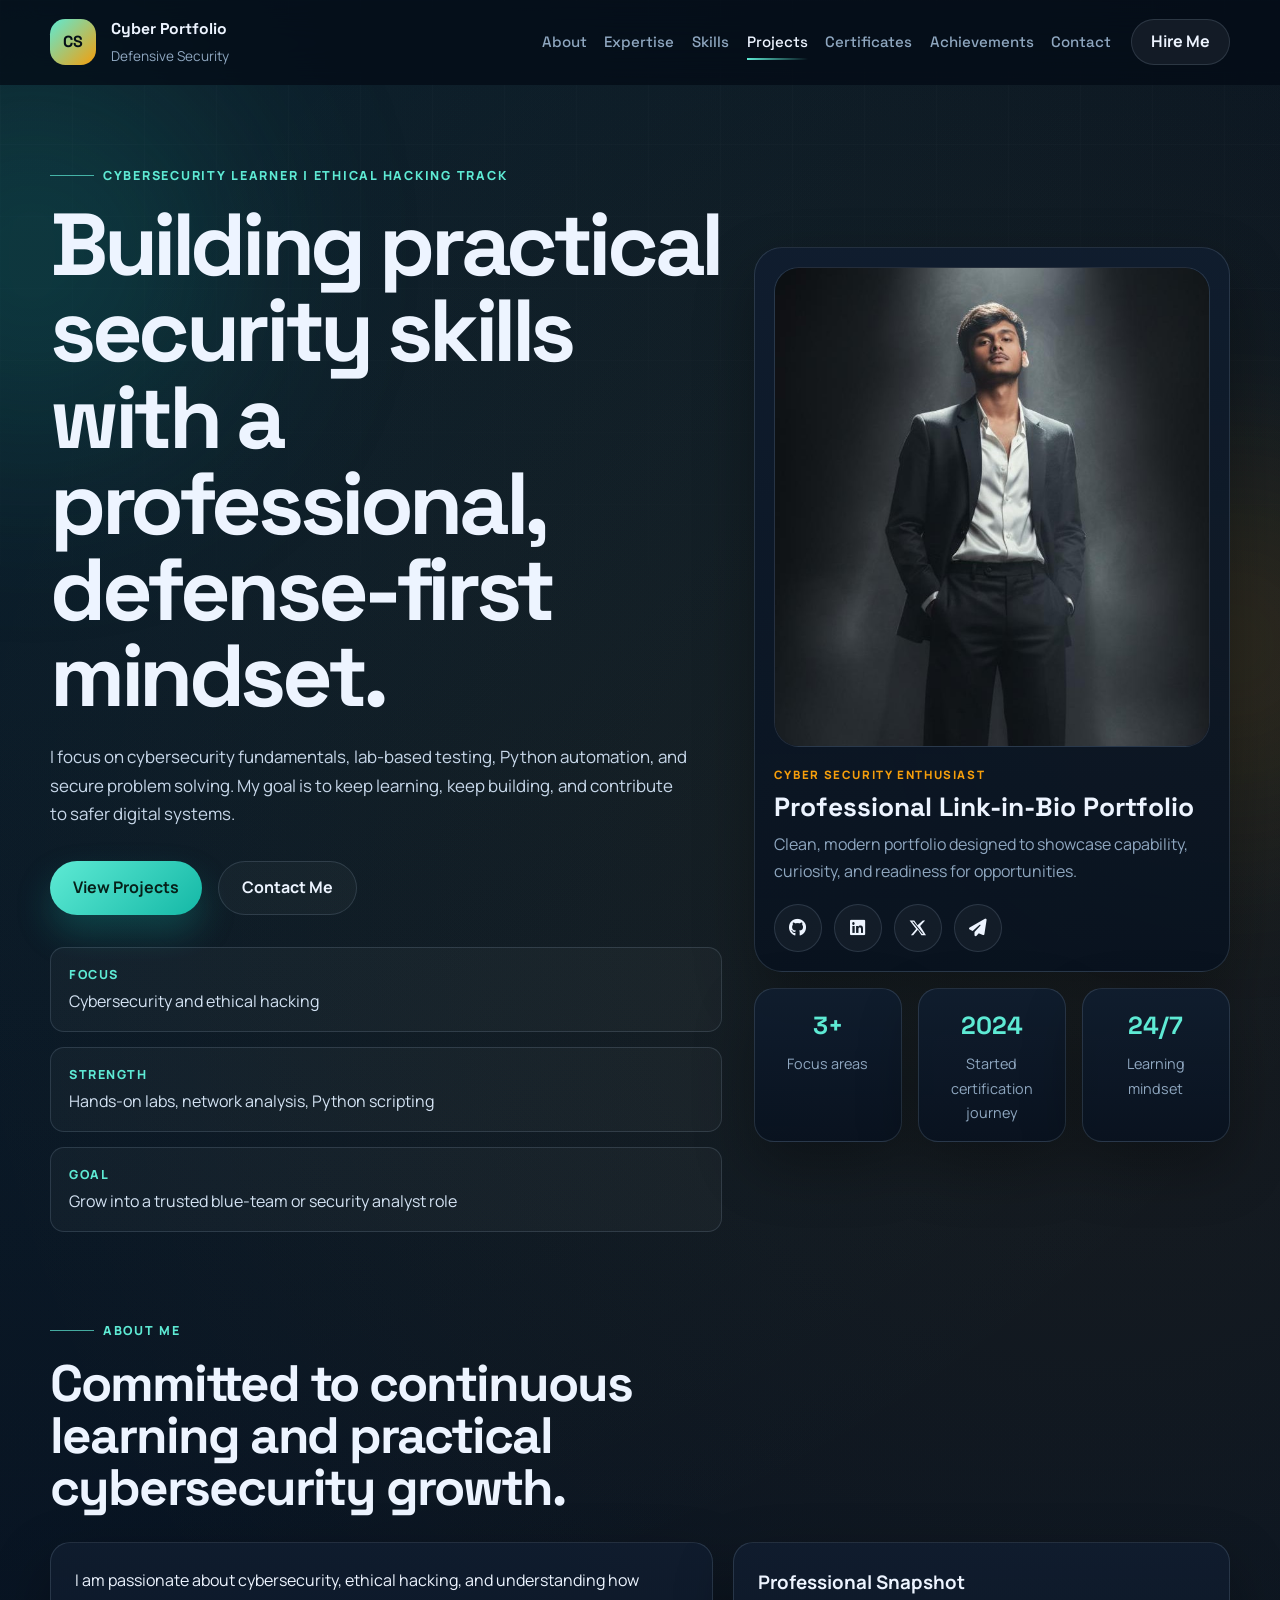
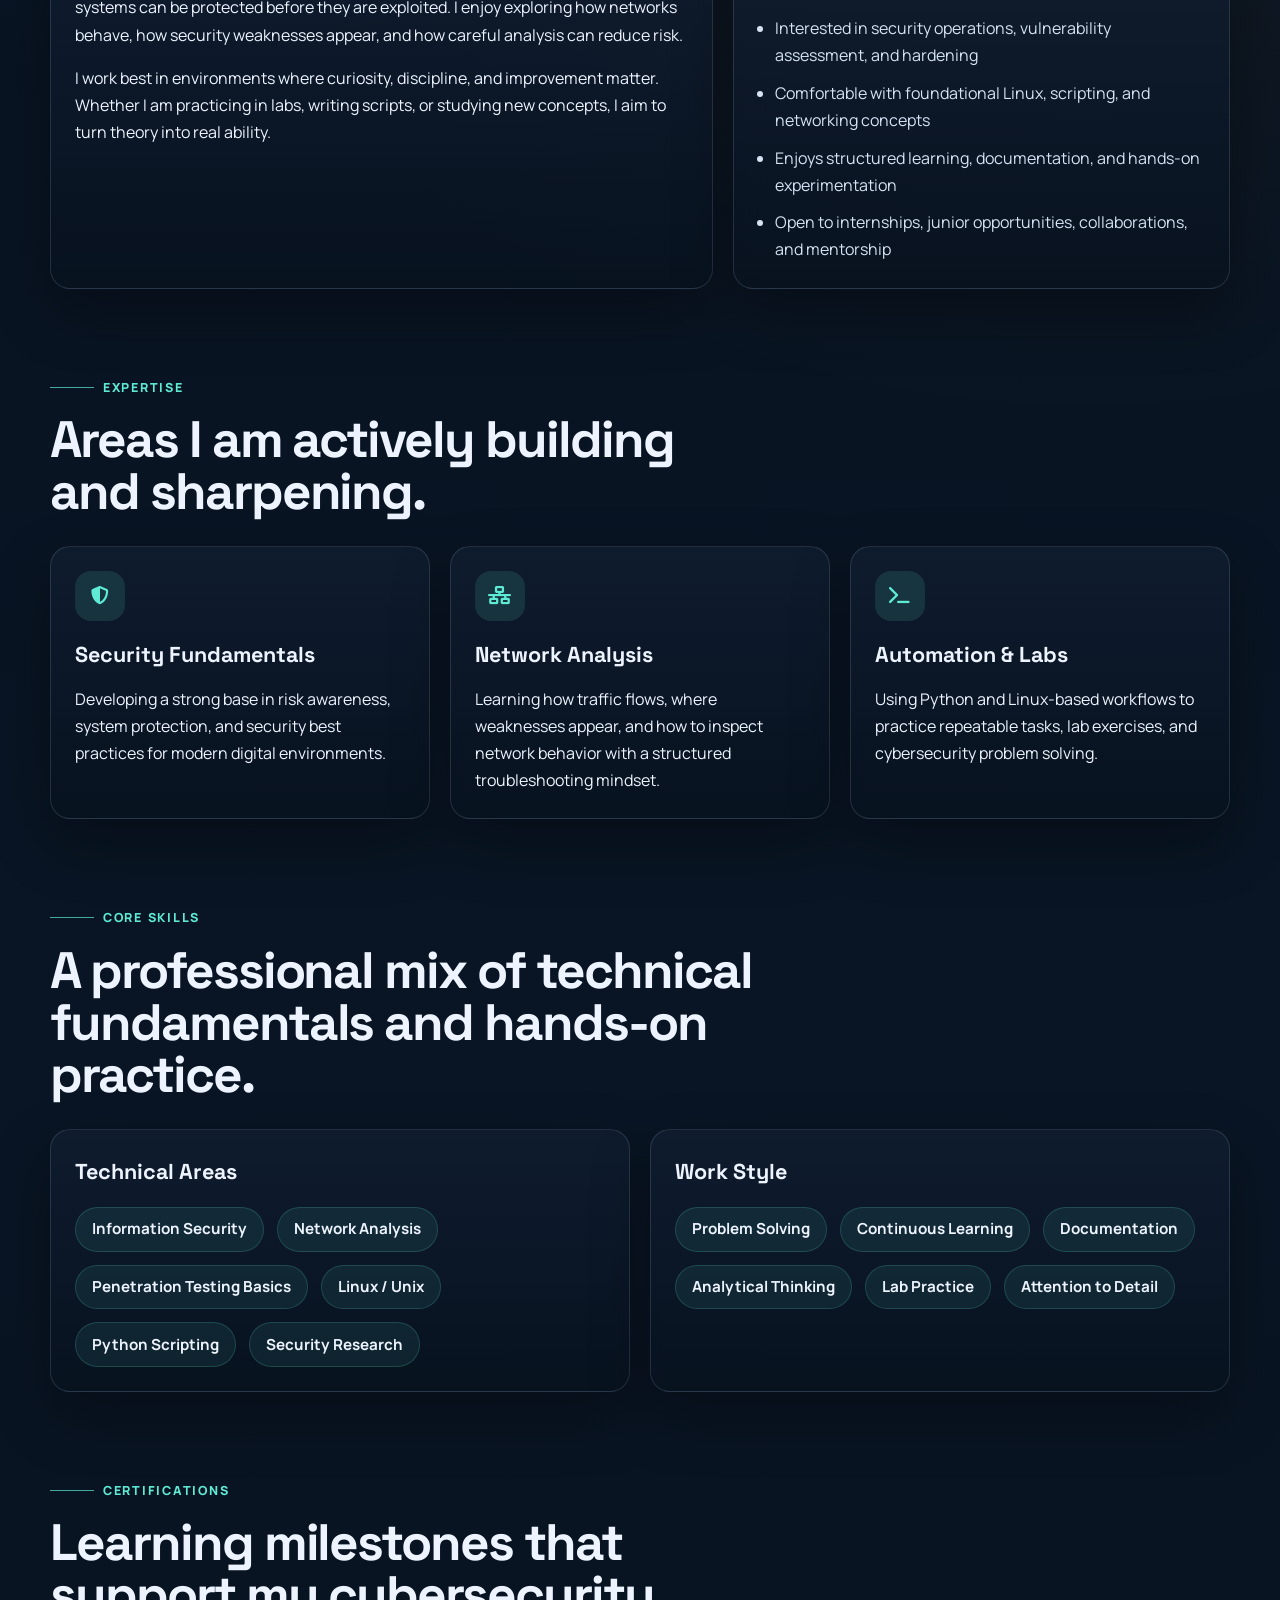
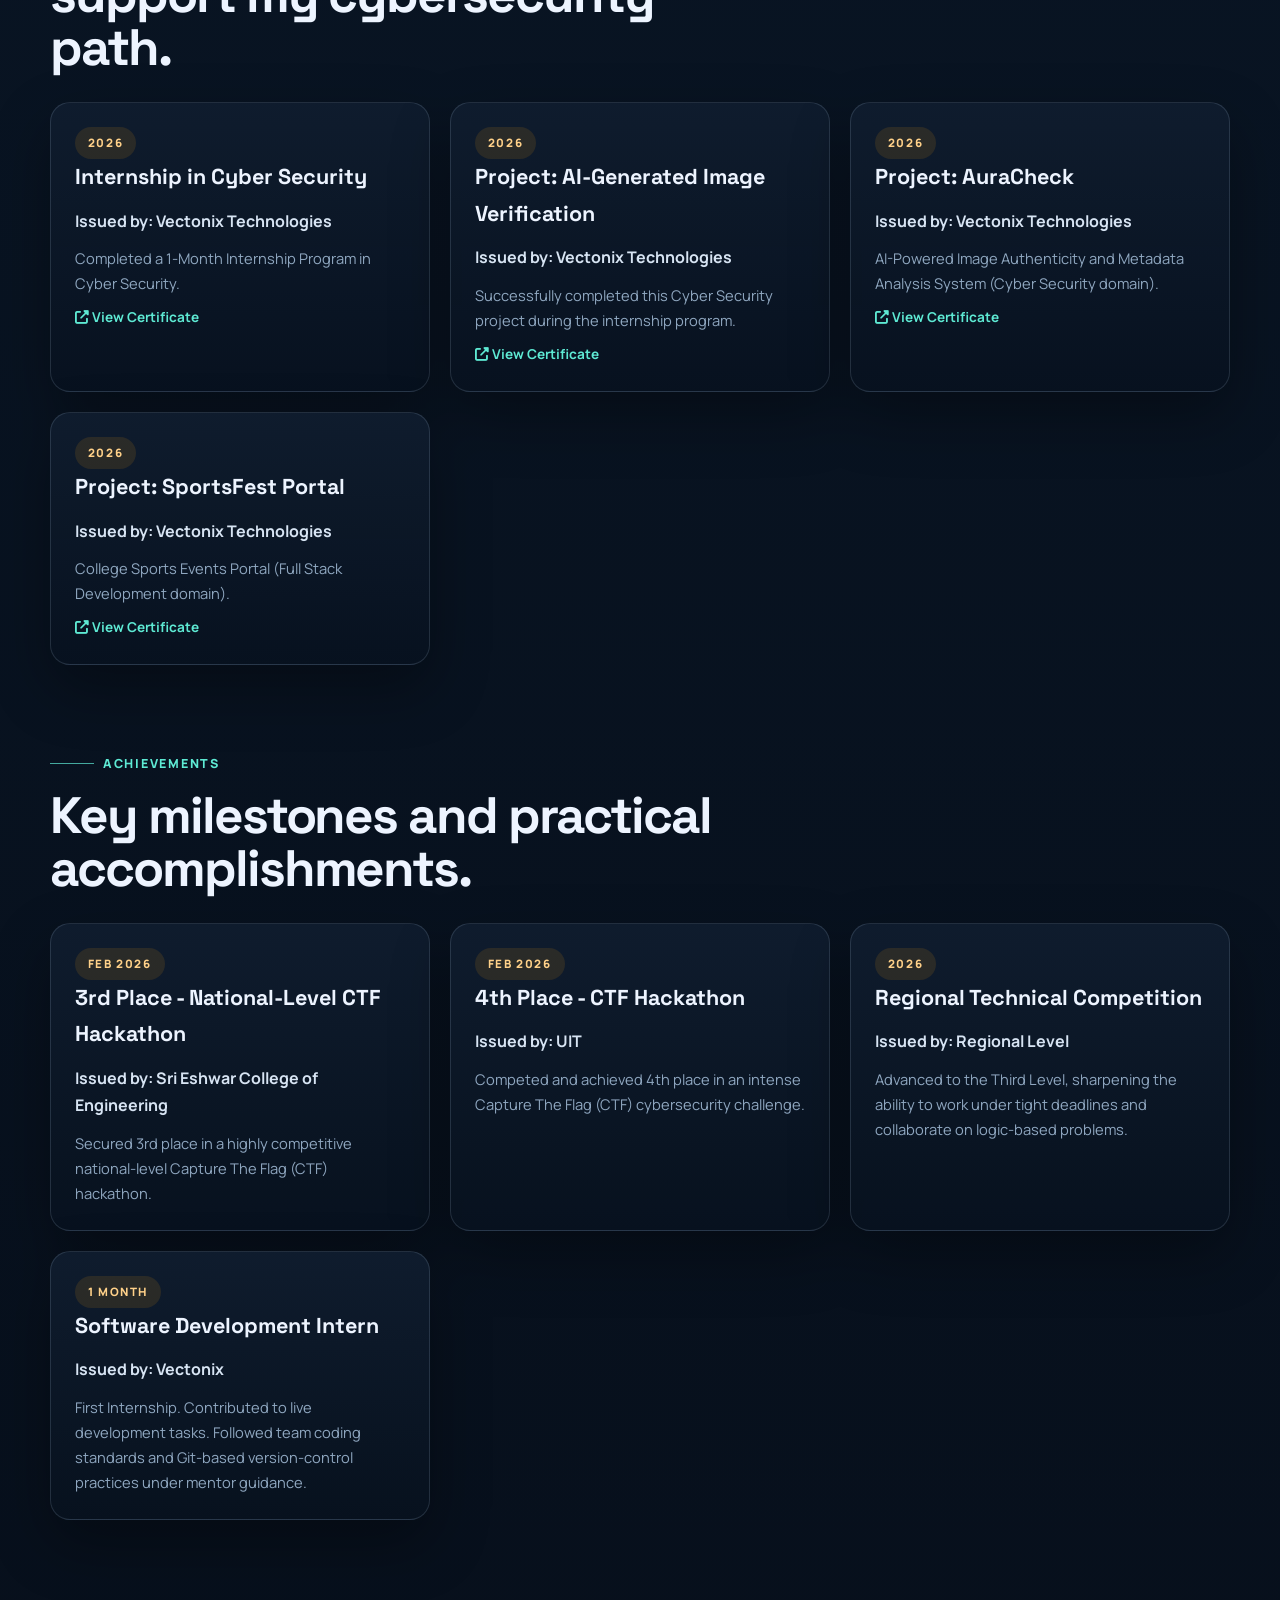
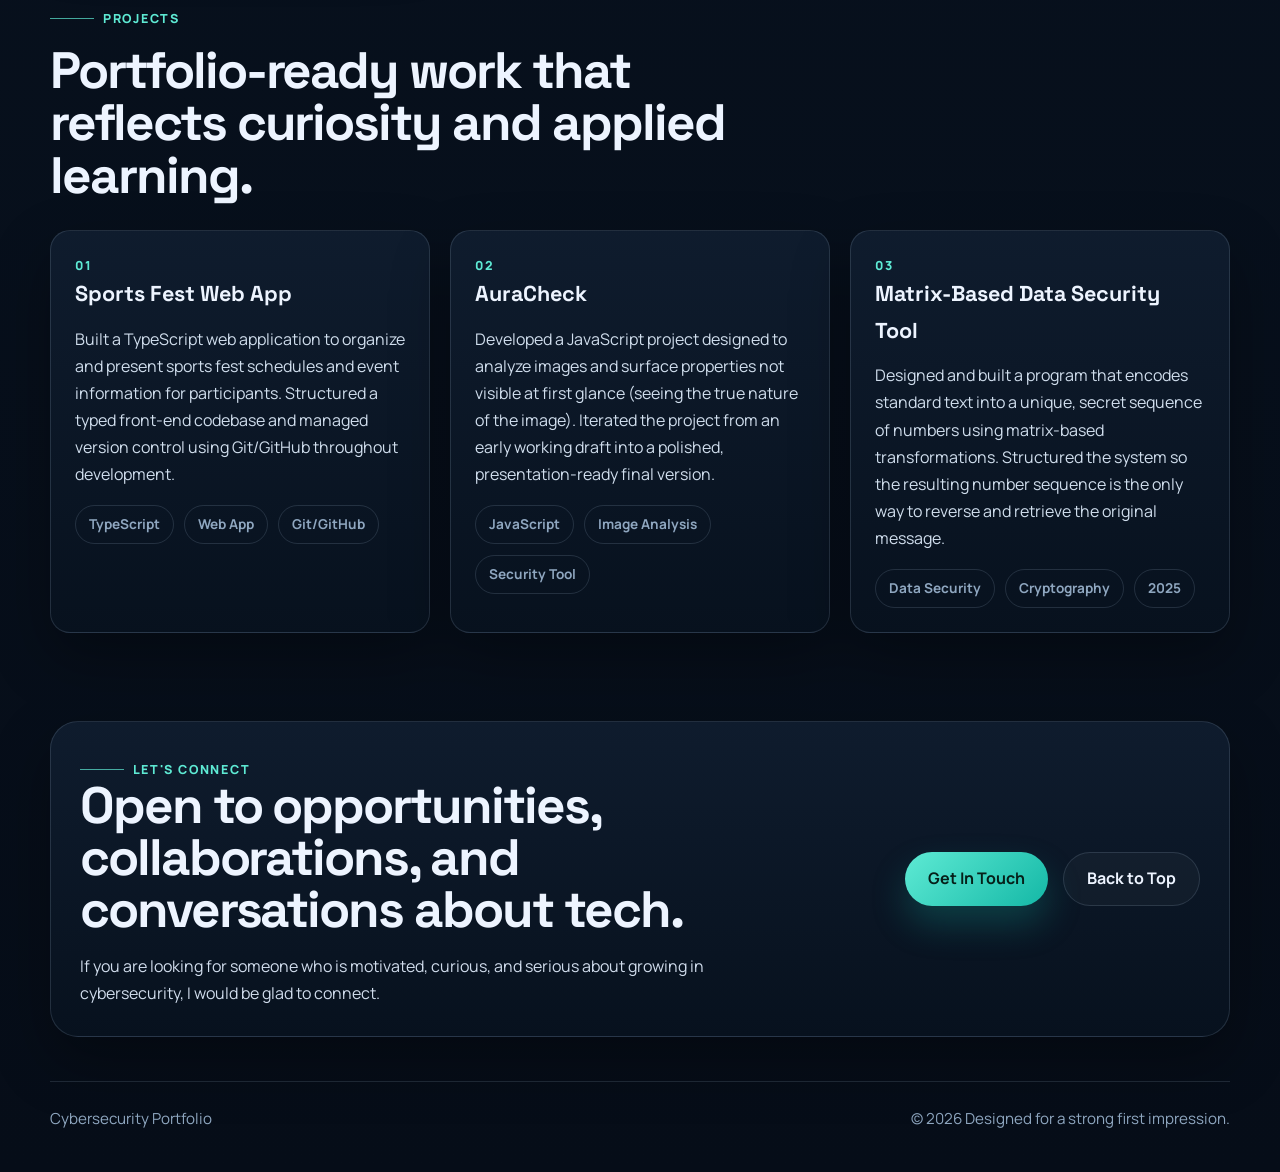
<file: index.html>
<!DOCTYPE html>
<html lang="en">
<head>
    <meta charset="UTF-8">
    <meta name="viewport" content="width=device-width, initial-scale=1.0">
    <meta
        name="description"
        content="Professional cybersecurity portfolio featuring skills, certifications, projects, and contact information."
    >
    <title>Cybersecurity Portfolio</title>
    <link rel="preconnect" href="https://fonts.googleapis.com">
    <link rel="preconnect" href="https://fonts.gstatic.com" crossorigin>
    <link
        href="https://fonts.googleapis.com/css2?family=Manrope:wght@400;500;600;700;800&family=Space+Grotesk:wght@500;700&display=swap"
        rel="stylesheet"
    >
    <link
        rel="stylesheet"
        href="https://cdnjs.cloudflare.com/ajax/libs/font-awesome/6.4.0/css/all.min.css"
    >
    <link rel="stylesheet" href="styles.css">
</head>
<body>
    <div class="page-glow page-glow-one" aria-hidden="true"></div>
    <div class="page-glow page-glow-two" aria-hidden="true"></div>
    <div class="grid-overlay" aria-hidden="true"></div>

    <header class="site-header" id="top">
        <div class="container header-inner">
            <a class="brand" href="#home" aria-label="Go to homepage">
                <span class="brand-mark">CS</span>
                <span class="brand-copy">
                    <strong>Cyber Portfolio</strong>
                    <span>Defensive Security</span>
                </span>
            </a>

            <button
                class="nav-toggle"
                type="button"
                aria-expanded="false"
                aria-controls="primary-menu"
                aria-label="Toggle navigation menu"
            >
                <span></span>
                <span></span>
                <span></span>
            </button>

            <div class="header-controls" id="primary-menu">
                <nav class="site-nav" aria-label="Primary navigation">
                    <a href="#about">About</a>
                    <a href="#expertise">Expertise</a>
                    <a href="#skills">Skills</a>
                    <a href="#projects">Projects</a>
                    <a href="#certifications">Certificates</a>
                    <a href="#achievements">Achievements</a>
                    <a href="#contact">Contact</a>
                </nav>

                <a class="header-cta" href="mailto:rethiofficial1828@gmail.com">Hire Me</a>
            </div>
        </div>
    </header>

    <main>
        <section class="hero-section" id="home">
            <div class="container hero-layout">
                <div class="hero-copy reveal">
                    <span class="eyebrow">Cybersecurity learner | Ethical hacking track</span>
                    <h1>Building practical security skills with a professional, defense-first mindset.</h1>
                    <p class="hero-text">
                        I focus on cybersecurity fundamentals, lab-based testing, Python automation, and
                        secure problem solving. My goal is to keep learning, keep building, and contribute
                        to safer digital systems.
                    </p>

                    <div class="hero-actions">
                        <a class="btn btn-primary" href="#projects">View Projects</a>
                        <a class="btn btn-secondary" href="mailto:rethiofficial1828@gmail.com">Contact Me</a>
                    </div>

                    <ul class="hero-highlights" aria-label="Professional highlights">
                        <li><span>Focus</span>Cybersecurity and ethical hacking</li>
                        <li><span>Strength</span>Hands-on labs, network analysis, Python scripting</li>
                        <li><span>Goal</span>Grow into a trusted blue-team or security analyst role</li>
                    </ul>
                </div>

                <aside class="hero-panel reveal">
                    <div class="profile-card">
                        <div class="profile-frame" data-parallax>
                            <img
                                src="IMG_20251116_220748_865.jpg"
                                alt="Portrait for cybersecurity portfolio"
                                class="profile-image"
                            >
                        </div>

                        <div class="profile-meta">
                            <p class="profile-role">Cyber Security Enthusiast</p>
                            <h2>Professional Link-in-Bio Portfolio</h2>
                            <p class="profile-summary">
                                Clean, modern portfolio designed to showcase capability, curiosity, and
                                readiness for opportunities.
                            </p>
                        </div>

                        <div class="social-links" aria-label="Social links">
                            <a href="https://github.com/rethiofficial1828-reka/rethiofficial1828-reka" target="_blank" class="social-icon social-icon-github" aria-label="GitHub profile">
                                <i class="fa-brands fa-github"></i>
                            </a>
                            <a href="https://www.linkedin.com/in/rethish-s-25a377372" class="social-icon social-icon-linkedin" aria-label="LinkedIn profile">
                                <i class="fa-brands fa-linkedin"></i>
                            </a>
                            <a href="https://x.com/rethishsugu28" class="social-icon social-icon-x" aria-label="X profile">
                                <svg
                                    class="social-icon-svg"
                                    viewBox="0 0 24 24"
                                    aria-hidden="true"
                                    focusable="false"
                                >
                                    <path
                                        fill="currentColor"
                                        d="M18.901 2H21.98l-6.724 7.684L23.167 22h-6.193l-4.85-7.389L5.66 22H2.58l7.19-8.218L.833 2h6.35l4.384 6.69L18.901 2Zm-1.086 18.13h1.706L6.259 3.773H4.428l13.387 16.357Z"
                                    ></path>
                                </svg>
                            </a>
                            <a href="mailto:rethiofficial1828@gmail.com" class="social-icon social-icon-email" aria-label="Email">
                                <i class="fa-solid fa-paper-plane"></i>
                            </a>
                        </div>
                    </div>

                    <div class="quick-stats">
                        <div class="stat-card reveal">
                            <strong>3+</strong>
                            <span>Focus areas</span>
                        </div>
                        <div class="stat-card reveal">
                            <strong>2024</strong>
                            <span>Started certification journey</span>
                        </div>
                        <div class="stat-card reveal">
                            <strong>24/7</strong>
                            <span>Learning mindset</span>
                        </div>
                    </div>
                </aside>
            </div>
        </section>

        <section class="section" id="about">
            <div class="container">
                <div class="section-heading reveal">
                    <span class="section-kicker">About Me</span>
                    <h2>Committed to continuous learning and practical cybersecurity growth.</h2>
                </div>

                <div class="about-grid">
                    <article class="panel-card reveal">
                        <p>
                            I am passionate about cybersecurity, ethical hacking, and understanding how
                            systems can be protected before they are exploited. I enjoy exploring how
                            networks behave, how security weaknesses appear, and how careful analysis can
                            reduce risk.
                        </p>
                        <p>
                            I work best in environments where curiosity, discipline, and improvement matter.
                            Whether I am practicing in labs, writing scripts, or studying new concepts, I
                            aim to turn theory into real ability.
                        </p>
                    </article>

                    <article class="panel-card reveal">
                        <h3>Professional Snapshot</h3>
                        <ul class="detail-list">
                            <li>Interested in security operations, vulnerability assessment, and hardening</li>
                            <li>Comfortable with foundational Linux, scripting, and networking concepts</li>
                            <li>Enjoys structured learning, documentation, and hands-on experimentation</li>
                            <li>Open to internships, junior opportunities, collaborations, and mentorship</li>
                        </ul>
                    </article>
                </div>
            </div>
        </section>

        <section class="section" id="expertise">
            <div class="container">
                <div class="section-heading reveal">
                    <span class="section-kicker">Expertise</span>
                    <h2>Areas I am actively building and sharpening.</h2>
                </div>

                <div class="card-grid three-col">
                    <article class="feature-card reveal">
                        <span class="feature-icon"><i class="fas fa-shield-halved"></i></span>
                        <h3>Security Fundamentals</h3>
                        <p>
                            Developing a strong base in risk awareness, system protection, and security best
                            practices for modern digital environments.
                        </p>
                    </article>

                    <article class="feature-card reveal">
                        <span class="feature-icon"><i class="fas fa-network-wired"></i></span>
                        <h3>Network Analysis</h3>
                        <p>
                            Learning how traffic flows, where weaknesses appear, and how to inspect network
                            behavior with a structured troubleshooting mindset.
                        </p>
                    </article>

                    <article class="feature-card reveal">
                        <span class="feature-icon"><i class="fas fa-terminal"></i></span>
                        <h3>Automation & Labs</h3>
                        <p>
                            Using Python and Linux-based workflows to practice repeatable tasks, lab
                            exercises, and cybersecurity problem solving.
                        </p>
                    </article>
                </div>
            </div>
        </section>

        <section class="section" id="skills">
            <div class="container">
                <div class="section-heading reveal">
                    <span class="section-kicker">Core Skills</span>
                    <h2>A professional mix of technical fundamentals and hands-on practice.</h2>
                </div>

                <div class="skills-layout">
                    <article class="skill-panel reveal">
                        <h3>Technical Areas</h3>
                        <div class="chip-group">
                            <span class="chip">Information Security</span>
                            <span class="chip">Network Analysis</span>
                            <span class="chip">Penetration Testing Basics</span>
                            <span class="chip">Linux / Unix</span>
                            <span class="chip">Python Scripting</span>
                            <span class="chip">Security Research</span>
                        </div>
                    </article>

                    <article class="skill-panel reveal">
                        <h3>Work Style</h3>
                        <div class="chip-group">
                            <span class="chip">Problem Solving</span>
                            <span class="chip">Continuous Learning</span>
                            <span class="chip">Documentation</span>
                            <span class="chip">Analytical Thinking</span>
                            <span class="chip">Lab Practice</span>
                            <span class="chip">Attention to Detail</span>
                        </div>
                    </article>
                </div>
            </div>
        </section>

        <section class="section" id="certifications">
            <div class="container">
                <div class="section-heading reveal">
                    <span class="section-kicker">Certifications</span>
                    <h2>Learning milestones that support my cybersecurity path.</h2>
                </div>

                <div class="card-grid three-col" id="certifications-container">
                    <!-- Certifications will be injected here by script.js -->
                </div>
            </div>
        </section>

        <section class="section" id="achievements">
            <div class="container">
                <div class="section-heading reveal">
                    <span class="section-kicker">Achievements</span>
                    <h2>Key milestones and practical accomplishments.</h2>
                </div>

                <div class="card-grid three-col" id="achievements-container">
                    <!-- Achievements will be injected here by script.js -->
                </div>
            </div>
        </section>

        <section class="section" id="projects">
            <div class="container">
                <div class="section-heading reveal">
                    <span class="section-kicker">Projects</span>
                    <h2>Portfolio-ready work that reflects curiosity and applied learning.</h2>
                </div>

                <div class="project-list">
                    <article class="project-card reveal">
                        <div class="project-topline">01</div>
                        <h3>Sports Fest Web App</h3>
                        <p>
                            Built a TypeScript web application to organize and present sports fest schedules and event information for participants. Structured a typed front-end codebase and managed version control using Git/GitHub throughout development.
                        </p>
                        <ul class="project-tags">
                            <li>TypeScript</li>
                            <li>Web App</li>
                            <li>Git/GitHub</li>
                        </ul>
                    </article>

                    <article class="project-card reveal">
                        <div class="project-topline">02</div>
                        <h3>AuraCheck</h3>
                        <p>
                            Developed a JavaScript project designed to analyze images and surface properties not visible at first glance (seeing the true nature of the image). Iterated the project from an early working draft into a polished, presentation-ready final version.
                        </p>
                        <ul class="project-tags">
                            <li>JavaScript</li>
                            <li>Image Analysis</li>
                            <li>Security Tool</li>
                        </ul>
                    </article>

                    <article class="project-card reveal">
                        <div class="project-topline">03</div>
                        <h3>Matrix-Based Data Security Tool</h3>
                        <p>
                            Designed and built a program that encodes standard text into a unique, secret sequence of numbers using matrix-based transformations. Structured the system so the resulting number sequence is the only way to reverse and retrieve the original message.
                        </p>
                        <ul class="project-tags">
                            <li>Data Security</li>
                            <li>Cryptography</li>
                            <li>2025</li>
                        </ul>
                    </article>
                </div>
            </div>
        </section>

        <section class="section" id="contact">
            <div class="container">
                <div class="contact-banner reveal">
                    <div>
                        <span class="section-kicker">Let's Connect</span>
                        <h2>Open to opportunities, collaborations, and conversations about tech.</h2>
                        <p>
                            If you are looking for someone who is motivated, curious, and serious about
                            growing in cybersecurity, I would be glad to connect.
                        </p>
                    </div>

                    <div class="contact-actions">
                        <a class="btn btn-primary" href="mailto:contact@domain.com">Get In Touch</a>
                        <a class="btn btn-secondary" href="#top">Back to Top</a>
                    </div>
                </div>
            </div>
        </section>
    </main>

    <footer class="site-footer">
        <div class="container footer-inner">
            <p>Cybersecurity Portfolio</p>
            <p>&copy; <span id="current-year">2026</span> Designed for a strong first impression.</p>
        </div>
    </footer>

    <script src="data.js"></script>
    <script src="script.js"></script>
</body>
</html>
</file>
<file: styles.css>
:root {
    --bg: #07111f;
    --bg-soft: #0f1c2d;
    --panel: rgba(9, 20, 34, 0.78);
    --panel-strong: rgba(14, 28, 46, 0.95);
    --text: #edf4ff;
    --muted: #8fa7c0;
    --line: rgba(173, 196, 221, 0.16);
    --line-strong: rgba(255, 255, 255, 0.1);
    --accent: #5eead4;
    --accent-strong: #14b8a6;
    --accent-soft: rgba(94, 234, 212, 0.12);
    --warm: #f59e0b;
    --shadow: 0 24px 60px rgba(0, 0, 0, 0.32);
    --radius-lg: 28px;
    --radius-md: 20px;
    --radius-sm: 14px;
    --max-width: 1180px;
}

* {
    box-sizing: border-box;
    margin: 0;
    padding: 0;
}

html {
    scroll-behavior: smooth;
}

body {
    min-height: 100vh;
    background:
        radial-gradient(circle at top left, rgba(94, 234, 212, 0.08), transparent 28%),
        radial-gradient(circle at 85% 15%, rgba(245, 158, 11, 0.07), transparent 22%),
        linear-gradient(180deg, #07111f 0%, #091524 45%, #060d18 100%);
    color: var(--text);
    font-family: "Manrope", sans-serif;
    line-height: 1.7;
    overflow-x: hidden;
}

img {
    display: block;
    max-width: 100%;
}

a {
    color: inherit;
    text-decoration: none;
}

button,
a,
.chip,
.social-icon,
.feature-card,
.project-card,
.credential-card,
.panel-card,
.stat-card {
    -webkit-tap-highlight-color: transparent;
}

.container {
    width: min(calc(100% - clamp(1.25rem, 4vw, 2rem)), var(--max-width));
    margin: 0 auto;
}

.page-glow {
    position: fixed;
    z-index: -3;
    border-radius: 999px;
    filter: blur(110px);
    opacity: 0.55;
    pointer-events: none;
}

.page-glow-one {
    inset: 4rem auto auto -10rem;
    width: 24rem;
    height: 24rem;
    background: rgba(20, 184, 166, 0.35);
}

.page-glow-two {
    inset: auto -8rem 5rem auto;
    width: 22rem;
    height: 22rem;
    background: rgba(245, 158, 11, 0.24);
}

.grid-overlay {
    position: fixed;
    inset: 0;
    z-index: -4;
    background-image:
        linear-gradient(rgba(255, 255, 255, 0.03) 1px, transparent 1px),
        linear-gradient(90deg, rgba(255, 255, 255, 0.03) 1px, transparent 1px);
    background-size: 72px 72px;
    mask-image: linear-gradient(180deg, rgba(0, 0, 0, 0.55), transparent 95%);
    pointer-events: none;
}

.site-header {
    position: sticky;
    top: 0;
    z-index: 20;
    backdrop-filter: blur(18px);
    background: rgba(4, 11, 21, 0.72);
    border-bottom: 1px solid transparent;
    transition: border-color 0.3s ease, background-color 0.3s ease;
}

.site-header.is-scrolled {
    border-color: var(--line);
    background: rgba(4, 11, 21, 0.88);
}

.header-inner {
    display: flex;
    align-items: center;
    justify-content: space-between;
    gap: 1rem;
    min-height: 84px;
}

.header-controls {
    display: flex;
    align-items: center;
    gap: 1.2rem;
}

.brand {
    display: inline-flex;
    align-items: center;
    gap: 0.9rem;
}

.brand-mark {
    display: grid;
    place-items: center;
    width: 2.9rem;
    height: 2.9rem;
    border-radius: 0.95rem;
    background: linear-gradient(135deg, var(--accent), var(--warm));
    color: #051018;
    font-family: "Space Grotesk", sans-serif;
    font-size: 1rem;
    font-weight: 700;
    letter-spacing: 0.04em;
}

.brand-copy {
    display: grid;
    gap: 0.1rem;
}

.brand-copy strong,
.site-nav a,
.section-heading h2,
.feature-card h3,
.skill-panel h3,
.credential-card h3,
.project-card h3,
.hero-copy h1,
.hero-panel h2,
.contact-banner h2 {
    font-family: "Space Grotesk", sans-serif;
}

.brand-copy strong {
    font-size: 0.98rem;
    font-weight: 700;
}

.brand-copy span {
    color: var(--muted);
    font-size: 0.85rem;
}

.nav-toggle {
    display: none;
    align-items: center;
    justify-content: center;
    width: 3rem;
    height: 3rem;
    border: 1px solid var(--line);
    border-radius: 0.95rem;
    background: rgba(255, 255, 255, 0.04);
    color: var(--text);
    cursor: pointer;
}

.nav-toggle span {
    display: block;
    width: 1.1rem;
    height: 2px;
    border-radius: 999px;
    background: currentColor;
    transition: transform 0.25s ease, opacity 0.25s ease;
}

.nav-toggle span + span {
    margin-top: 0.28rem;
}

.nav-toggle[aria-expanded="true"] span:first-child {
    transform: translateY(6px) rotate(45deg);
}

.nav-toggle[aria-expanded="true"] span:nth-child(2) {
    opacity: 0;
}

.nav-toggle[aria-expanded="true"] span:last-child {
    transform: translateY(-6px) rotate(-45deg);
}

.site-nav {
    display: flex;
    flex-wrap: wrap;
    justify-content: center;
    gap: 1.1rem;
}

.site-nav a {
    position: relative;
    color: var(--muted);
    font-size: 0.94rem;
    font-weight: 500;
    transition: color 0.25s ease;
}

.site-nav a::after {
    content: "";
    position: absolute;
    left: 0;
    bottom: -0.35rem;
    width: 100%;
    height: 2px;
    background: linear-gradient(90deg, var(--accent), transparent);
    transform: scaleX(0);
    transform-origin: left;
    transition: transform 0.25s ease;
}

.site-nav a:hover,
.site-nav a.is-active {
    color: var(--text);
}

.site-nav a:hover::after,
.site-nav a.is-active::after {
    transform: scaleX(1);
}

.header-cta,
.btn {
    display: inline-flex;
    align-items: center;
    justify-content: center;
    border-radius: 999px;
    font-weight: 700;
    transition: transform 0.25s ease, box-shadow 0.25s ease, border-color 0.25s ease, background-color 0.25s ease;
}

.header-cta {
    min-height: 2.85rem;
    padding: 0 1.2rem;
    background: rgba(255, 255, 255, 0.06);
    border: 1px solid var(--line);
    color: var(--text);
}

.header-cta:hover {
    transform: translateY(-2px);
    box-shadow: 0 10px 30px rgba(0, 0, 0, 0.18);
}

a:focus-visible,
button:focus-visible {
    outline: 2px solid var(--accent);
    outline-offset: 3px;
}

.hero-section {
    padding: 4.5rem 0 2.75rem;
}

.hero-layout {
    display: grid;
    grid-template-columns: minmax(0, 1.1fr) minmax(320px, 0.78fr);
    gap: 2rem;
    align-items: center;
}

.eyebrow,
.section-kicker,
.profile-role,
.project-topline,
.credential-badge {
    letter-spacing: 0.14em;
    text-transform: uppercase;
}

.eyebrow,
.section-kicker {
    display: inline-flex;
    align-items: center;
    gap: 0.55rem;
    color: var(--accent);
    font-size: 0.78rem;
    font-weight: 800;
}

.eyebrow::before,
.section-kicker::before {
    content: "";
    width: 2.75rem;
    height: 1px;
    background: currentColor;
    opacity: 0.7;
}

.hero-copy {
    max-width: 42rem;
}

.hero-copy h1 {
    margin-top: 1rem;
    font-size: clamp(2.9rem, 8vw, 5.5rem);
    line-height: 0.98;
    letter-spacing: -0.05em;
}

.hero-text {
    margin-top: 1.45rem;
    max-width: 40rem;
    color: #c7d7e9;
    font-size: 1.06rem;
}

.hero-actions {
    display: flex;
    flex-wrap: wrap;
    gap: 0.95rem;
    margin-top: 2rem;
}

.btn {
    min-height: 3.35rem;
    padding: 0 1.45rem;
}

.btn-primary {
    background: linear-gradient(135deg, var(--accent), var(--accent-strong));
    color: #062019;
    box-shadow: 0 18px 35px rgba(20, 184, 166, 0.25);
}

.btn-primary:hover {
    transform: translateY(-3px);
    box-shadow: 0 22px 44px rgba(20, 184, 166, 0.32);
}

.btn-secondary {
    background: rgba(255, 255, 255, 0.03);
    border: 1px solid var(--line);
    color: var(--text);
}

.btn-secondary:hover {
    transform: translateY(-3px);
    border-color: rgba(255, 255, 255, 0.18);
}

.hero-highlights {
    display: grid;
    gap: 0.9rem;
    margin-top: 2rem;
    list-style: none;
}

.hero-highlights li {
    display: grid;
    gap: 0.2rem;
    padding: 1rem 1.15rem;
    background: rgba(255, 255, 255, 0.03);
    border: 1px solid var(--line);
    border-radius: var(--radius-sm);
    color: #d4e3f3;
}

.hero-highlights span {
    color: var(--accent);
    font-size: 0.78rem;
    font-weight: 800;
    letter-spacing: 0.12em;
    text-transform: uppercase;
}

.hero-panel {
    display: grid;
    gap: 1rem;
}

.profile-card,
.panel-card,
.feature-card,
.skill-panel,
.credential-card,
.project-card,
.contact-banner,
.stat-card {
    background: linear-gradient(180deg, rgba(16, 29, 47, 0.92), rgba(8, 18, 31, 0.9));
    border: 1px solid var(--line);
    box-shadow: var(--shadow);
}

.profile-card,
.contact-banner {
    border-radius: var(--radius-lg);
}

.profile-card {
    padding: 1.2rem;
}

.profile-frame {
    overflow: hidden;
    border-radius: 1.55rem;
    border: 1px solid var(--line-strong);
    background: linear-gradient(180deg, #122338, #0b1525);
    aspect-ratio: 4 / 4.4;
}

.profile-image {
    width: 100%;
    height: 100%;
    object-fit: cover;
    transition: transform 0.4s ease;
}

.profile-frame:hover .profile-image {
    transform: scale(1.04);
}

.profile-meta {
    display: grid;
    gap: 0.55rem;
    margin-top: 1.15rem;
}

.profile-role {
    color: var(--warm);
    font-size: 0.72rem;
    font-weight: 800;
}

.hero-panel h2 {
    font-size: 1.65rem;
    line-height: 1.1;
}

.profile-summary {
    color: var(--muted);
}

.social-links {
    display: flex;
    flex-wrap: wrap;
    gap: 0.75rem;
    margin-top: 1.15rem;
}

.social-icon {
    display: grid;
    place-items: center;
    width: 3rem;
    height: 3rem;
    border-radius: 999px;
    border: 1px solid var(--line);
    background: rgba(255, 255, 255, 0.04);
    color: var(--text);
    transition: transform 0.25s ease, border-color 0.25s ease, background-color 0.25s ease;
}

.social-icon i {
    font-size: 1.1rem;
}

.social-icon-svg {
    width: 1.1rem;
    height: 1.1rem;
    display: block;
}

.social-icon-github:hover {
    border-color: rgba(255, 255, 255, 0.3);
    background: rgba(255, 255, 255, 0.1);
}

.social-icon-linkedin:hover {
    border-color: rgba(10, 102, 194, 0.5);
    background: rgba(10, 102, 194, 0.16);
    color: #7fc2ff;
}

.social-icon-x:hover {
    border-color: rgba(255, 255, 255, 0.26);
    background: rgba(255, 255, 255, 0.08);
}

.social-icon-email:hover {
    border-color: rgba(245, 158, 11, 0.5);
    background: rgba(245, 158, 11, 0.14);
    color: #ffd37a;
}

.social-icon:hover {
    transform: translateY(-3px);
    border-color: rgba(94, 234, 212, 0.5);
    background: rgba(94, 234, 212, 0.12);
}

.quick-stats {
    display: grid;
    grid-template-columns: repeat(3, minmax(0, 1fr));
    gap: 1rem;
}

.stat-card {
    padding: 1rem;
    border-radius: var(--radius-md);
    text-align: center;
}

.stat-card strong {
    display: block;
    color: var(--accent);
    font-family: "Space Grotesk", sans-serif;
    font-size: 1.55rem;
}

.stat-card span {
    display: block;
    margin-top: 0.3rem;
    color: var(--muted);
    font-size: 0.9rem;
}

.section {
    padding: 2.75rem 0;
}

.section-heading {
    display: grid;
    gap: 1rem;
    margin-bottom: 1.75rem;
}

.section-heading h2,
.contact-banner h2 {
    max-width: 45rem;
    font-size: clamp(2rem, 5vw, 3.2rem);
    line-height: 1.02;
    letter-spacing: -0.04em;
}

.about-grid,
.skills-layout,
.card-grid,
.project-list {
    display: grid;
    gap: 1.25rem;
}

.about-grid {
    grid-template-columns: minmax(0, 1.2fr) minmax(0, 0.9fr);
}

.panel-card,
.skill-panel,
.feature-card,
.credential-card,
.project-card {
    padding: 1.5rem;
    border-radius: var(--radius-md);
}

.panel-card p + p {
    margin-top: 1rem;
}

.detail-list {
    margin-top: 1rem;
    padding-left: 1.1rem;
    color: #d5e3f2;
}

.detail-list li + li {
    margin-top: 0.65rem;
}

.three-col {
    grid-template-columns: repeat(3, minmax(0, 1fr));
}

.feature-card {
    position: relative;
    overflow: hidden;
}

.feature-card::before,
.project-card::before,
.credential-card::before {
    content: "";
    position: absolute;
    inset: 0;
    background: linear-gradient(135deg, rgba(94, 234, 212, 0.12), transparent 45%);
    opacity: 0;
    transition: opacity 0.28s ease;
    pointer-events: none;
}

.feature-card:hover::before,
.project-card:hover::before,
.credential-card:hover::before {
    opacity: 1;
}

.feature-card:hover,
.project-card:hover,
.credential-card:hover,
.panel-card:hover,
.skill-panel:hover,
.stat-card:hover {
    transform: translateY(-6px);
    border-color: rgba(94, 234, 212, 0.28);
}

.feature-icon {
    display: inline-grid;
    place-items: center;
    width: 3.1rem;
    height: 3.1rem;
    margin-bottom: 1rem;
    border-radius: 1rem;
    background: var(--accent-soft);
    color: var(--accent);
    font-size: 1.15rem;
}

.feature-card h3,
.skill-panel h3,
.credential-card h3,
.project-card h3 {
    margin-bottom: 0.75rem;
    font-size: 1.35rem;
}

.skills-layout {
    grid-template-columns: repeat(2, minmax(0, 1fr));
}

.chip-group {
    display: flex;
    flex-wrap: wrap;
    gap: 0.8rem;
    margin-top: 1rem;
}

.chip {
    display: inline-flex;
    align-items: center;
    min-height: 2.8rem;
    padding: 0 1rem;
    border-radius: 999px;
    border: 1px solid rgba(94, 234, 212, 0.18);
    background: rgba(94, 234, 212, 0.08);
    color: var(--text);
    font-size: 0.95rem;
    font-weight: 700;
}

.credential-badge {
    display: inline-flex;
    align-items: center;
    min-height: 2rem;
    padding: 0 0.8rem;
    border-radius: 999px;
    background: rgba(245, 158, 11, 0.12);
    color: #ffd189;
    font-size: 0.72rem;
    font-weight: 800;
}

.credential-card p {
    margin-top: 0.7rem;
    color: #d7e4f3;
    font-weight: 700;
}

.credential-card small {
    display: block;
    margin-top: 0.7rem;
    color: var(--muted);
    font-size: 0.92rem;
}

.project-list {
    grid-template-columns: repeat(3, minmax(0, 1fr));
}

.project-topline {
    color: var(--accent);
    font-size: 0.78rem;
    font-weight: 800;
}

.project-card p {
    margin-top: 0.8rem;
    color: #d0deed;
}

.project-tags {
    display: flex;
    flex-wrap: wrap;
    gap: 0.65rem;
    margin-top: 1rem;
    list-style: none;
}

.project-tags li {
    border: 1px solid var(--line);
    border-radius: 999px;
    padding: 0.45rem 0.8rem;
    color: var(--muted);
    font-size: 0.85rem;
    font-weight: 700;
}

.contact-banner {
    display: flex;
    align-items: center;
    justify-content: space-between;
    gap: 1.5rem;
    padding: 1.8rem;
}

.contact-banner p {
    margin-top: 1rem;
    max-width: 42rem;
    color: #d0dcec;
}

.contact-actions {
    display: flex;
    flex-wrap: wrap;
    gap: 0.9rem;
}

.site-footer {
    padding: 0 0 2.5rem;
}

.footer-inner {
    display: flex;
    justify-content: space-between;
    gap: 1rem;
    padding-top: 1.5rem;
    border-top: 1px solid var(--line);
    color: var(--muted);
    font-size: 0.95rem;
}

.reveal {
    opacity: 0;
    transform: translateY(34px);
    transition:
        opacity 0.85s ease,
        transform 0.85s cubic-bezier(0.16, 1, 0.3, 1);
}

.reveal.is-visible {
    opacity: 1;
    transform: translateY(0);
}

.feature-card,
.project-card,
.credential-card,
.panel-card,
.skill-panel,
.stat-card,
.profile-card,
.contact-banner {
    transition:
        transform 0.28s ease,
        border-color 0.28s ease,
        box-shadow 0.28s ease,
        background-color 0.28s ease;
}

@media (max-width: 1024px) {
    .hero-layout,
    .about-grid,
    .skills-layout,
    .contact-banner {
        grid-template-columns: 1fr;
    }

    .contact-banner {
        display: grid;
    }
}

@media (max-width: 900px) {
    .three-col,
    .project-list {
        grid-template-columns: repeat(2, minmax(0, 1fr));
    }

    .quick-stats {
        grid-template-columns: repeat(2, minmax(0, 1fr));
    }
}

@media (max-width: 760px) {
    .header-inner {
        flex-wrap: wrap;
        align-items: center;
        min-height: 76px;
        padding: 0.85rem 0;
    }

    .header-controls {
        display: none;
        width: 100%;
        flex-direction: column;
        align-items: stretch;
        gap: 1rem;
        padding: 1rem;
        border: 1px solid var(--line);
        border-radius: var(--radius-md);
        background: rgba(7, 17, 31, 0.94);
    }

    .header-controls.is-open {
        display: flex;
    }

    .nav-toggle {
        display: inline-flex;
        margin-left: auto;
    }

    .site-nav {
        flex-direction: column;
        align-items: stretch;
        gap: 0.4rem;
    }

    .site-nav a {
        padding: 0.7rem 0.15rem;
    }

    .site-nav a::after {
        bottom: 0.2rem;
    }

    .header-cta {
        width: 100%;
    }

    .footer-inner {
        flex-direction: column;
        align-items: flex-start;
    }

    .brand-copy span {
        font-size: 0.8rem;
    }

    .hero-layout {
        gap: 1.5rem;
    }

    .hero-section {
        padding-top: 3rem;
    }

    .hero-copy h1 {
        font-size: clamp(2.4rem, 13vw, 3.7rem);
    }

    .hero-actions,
    .contact-actions {
        width: 100%;
    }

    .btn,
    .contact-actions .btn {
        width: 100%;
    }

    .section {
        padding: 2.2rem 0;
    }

    .contact-banner,
    .profile-card,
    .panel-card,
    .skill-panel,
    .feature-card,
    .credential-card,
    .project-card {
        padding: 1.2rem;
    }

    .quick-stats {
        grid-template-columns: 1fr;
    }
}

@media (max-width: 560px) {
    .three-col,
    .project-list,
    .skills-layout,
    .about-grid {
        grid-template-columns: 1fr;
    }

    .hero-copy h1 {
        font-size: clamp(2.15rem, 12vw, 3.1rem);
    }

    .hero-text,
    .project-card p,
    .contact-banner p,
    .profile-summary {
        font-size: 0.98rem;
    }

    .section-heading {
        gap: 0.85rem;
    }

    .section-heading h2,
    .contact-banner h2 {
        font-size: clamp(1.8rem, 9vw, 2.5rem);
    }
}

@media (prefers-reduced-motion: reduce) {
    html {
        scroll-behavior: auto;
    }

    *,
    *::before,
    *::after {
        animation: none !important;
        transition: none !important;
    }

    .reveal {
        opacity: 1 !important;
        transform: none !important;
    }
}
</file>
